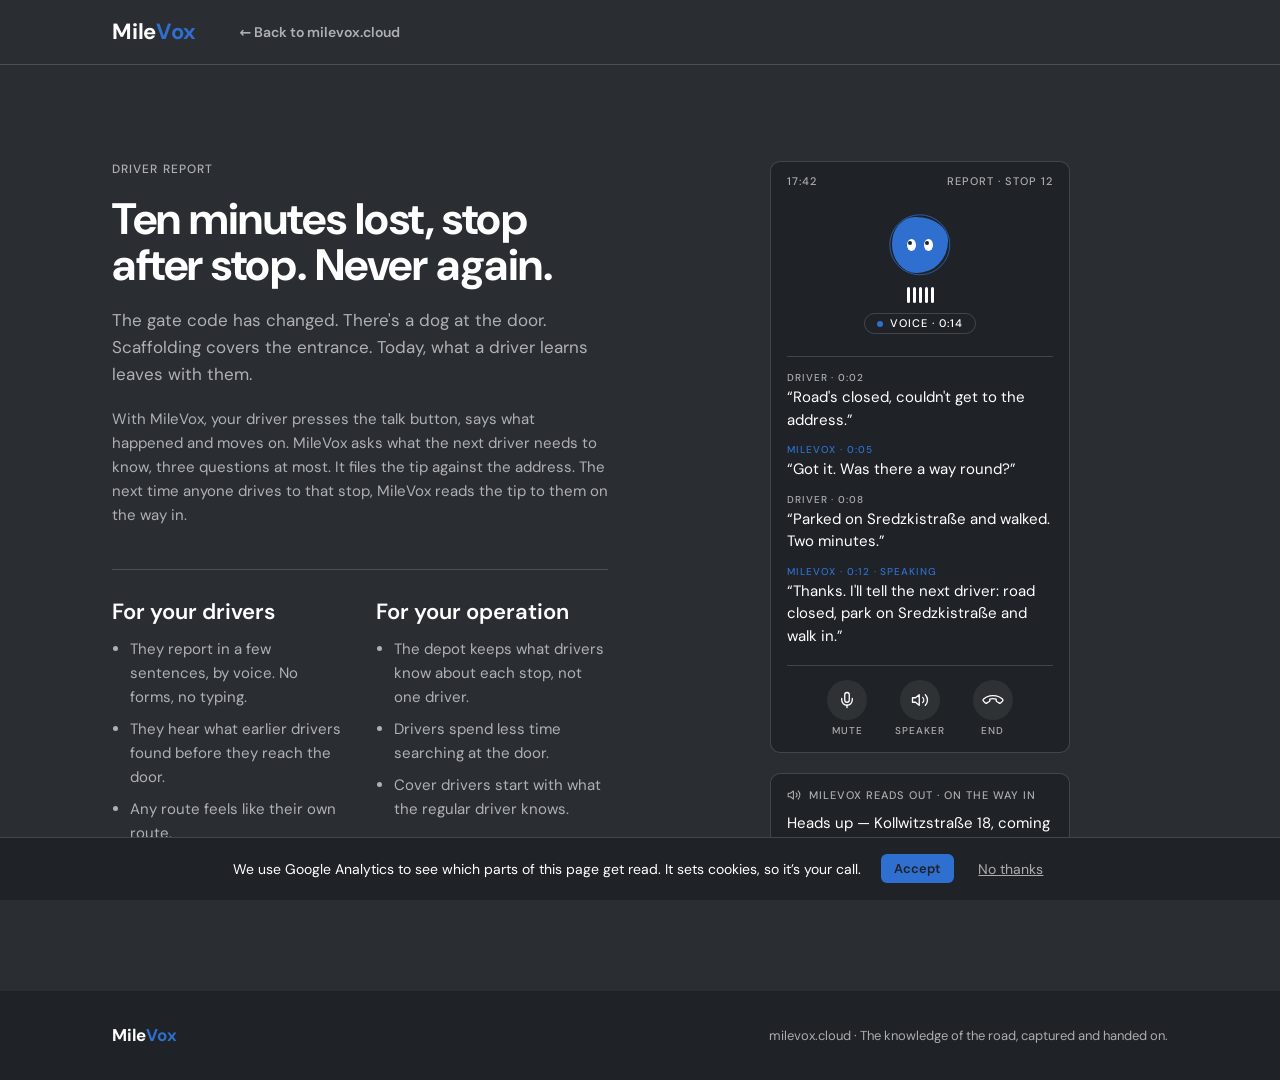
<file: driver-report.html>
<!DOCTYPE html>
<html lang="en">
<head>
<meta charset="UTF-8">
<meta name="viewport" content="width=device-width, initial-scale=1.0">
<title>MileVox — the driver report, in detail</title>
<meta name="description" content="The MileVox driver report in detail: what the driver says, what MileVox files against the address, and what the next driver hears on the way in.">
<link href="fonts/dm-sans.css" rel="stylesheet">
<style>
  /* ============ MileVox design system tokens (Coral · Ink Blue) ============ */
  :root{
    --ink-blue:#2A2E33;
    --ink-blue-deep:#1F2226;
    --coral:#2F6FD0;
    --coral-deep:#2559A8;      /* brand coral-on-light: large text, hover grounds */
    --coral-ink:#2559A8;       /* darkened one step: small coral text needs 4.5:1 on cream */
    --cream:#FAFAFA;
    --ink:#2A2E33;
    --oat:#FFFFFF;
    --ink-muted:#6B737C;   /* DS ships .62 = 4.1:1; .70 = 5.3:1 on cream */
    --oat-muted:rgba(250,250,250,.64);
    --line-on-light:rgba(42,46,51,.16);
    --line-on-dark:rgba(250,250,250,.16);
    --wash-on-light:rgba(42,46,51,.06);
    --wash-on-dark:rgba(250,250,250,.07);
    --font-display:'DM Sans',system-ui,-apple-system,sans-serif;
    --font-body:'DM Sans',system-ui,-apple-system,sans-serif;
    --radius-xs:3px;--radius-sm:6px;--radius-md:10px;--radius-pill:999px;
    --border-light:1px solid var(--line-on-light);
    --border-dark:1px solid var(--line-on-dark);
    --shadow-card:0 1px 2px rgba(42,46,51,.06),0 6px 20px rgba(42,46,51,.08);
    --ease:cubic-bezier(.2,.7,.3,1);
    --dur-fast:120ms;
    --focus:0 0 0 2px var(--cream),0 0 0 4px var(--coral);
    --focus-on-dark:0 0 0 2px var(--ink-blue),0 0 0 4px var(--coral);
    --container:1120px;
  }
  *{box-sizing:border-box}
  body{
    margin:0;background:var(--ink-blue);color:var(--ink);
    font:400 15px/1.6 var(--font-body);
    -webkit-font-smoothing:antialiased;
  }
  ::selection{background:var(--coral);color:var(--oat)}
  @media (prefers-reduced-motion: no-preference){ html{scroll-behavior:smooth} }
  :focus-visible{outline:none;box-shadow:var(--focus)}
  .on-dark :focus-visible,.on-deep :focus-visible{box-shadow:var(--focus-on-dark)}

  .wrap{max-width:var(--container);margin:0 auto;padding:0 32px}

  .kicker{
    font:500 12px/1.4 var(--font-display);letter-spacing:.09em;text-transform:uppercase;
  }
  .on-dark .kicker,.on-deep .kicker{color:var(--oat-muted)}
  .on-light .kicker{color:var(--ink-muted)}

  h1,h2{margin:0;font-family:var(--font-display);font-weight:700;letter-spacing:-0.01em;line-height:1.06;text-wrap:balance}
  h2{font-size:44px}
  h3{margin:0;font:600 22px/1.25 var(--font-display)}
  .lead{margin:0;font:400 17px/1.6 var(--font-body);text-wrap:pretty}
  .body-p{margin:0;font:400 15px/1.6 var(--font-body);text-wrap:pretty}
  .on-dark .lead,.on-dark .body-p{color:var(--oat-muted)}
  .on-light .lead,.on-light .body-p{color:var(--ink-muted)}
  @media (max-width:640px){ h2{font-size:34px} }

  /* ============ components (verbatim from the design-system bundle) ============ */
  .wordmark{font:700 22px/1 var(--font-display);letter-spacing:-0.01em;white-space:nowrap;text-decoration:none;color:var(--oat)}
  .wordmark b{font-weight:700;color:var(--coral)}
  .wordmark--sm{font-size:17px}

  .pv-btn{
    display:inline-flex;align-items:center;justify-content:center;gap:8px;
    border-radius:var(--radius-sm);font-family:var(--font-display);font-weight:600;
    letter-spacing:.01em;cursor:pointer;border:1px solid transparent;background:transparent;
    transition:background var(--dur-fast) var(--ease),color var(--dur-fast) var(--ease),
      border-color var(--dur-fast) var(--ease),transform var(--dur-fast) var(--ease);
    text-decoration:none;white-space:nowrap;
  }
  .pv-btn:focus-visible{outline:none;box-shadow:var(--focus)}
  .pv-btn[data-on="dark"]:focus-visible{box-shadow:var(--focus-on-dark)}
  .pv-btn:active{transform:translateY(1px)}
  .pv-btn[data-size="sm"]{font-size:13px;padding:5px 12px}
  .pv-btn[data-size="lg"]{font-size:15px;padding:11px 22px}
  .pv-btn[data-v="primary"]{background:var(--coral);color:var(--ink-blue-deep)}
  .pv-btn[data-v="primary"]:hover{background:var(--coral-deep);color:var(--oat)}
  .pv-btn[data-v="outline"]{border:var(--border-dark);color:var(--oat)}
  .pv-btn[data-v="outline"]:hover{border-color:var(--oat)}

  .pv-pill{
    display:inline-flex;align-items:center;padding:4px 12px;
    border:var(--border-light);border-radius:var(--radius-pill);
    font:500 11px/1 var(--font-display);letter-spacing:.09em;text-transform:uppercase;
    color:var(--ink-muted);
  }
  .pv-pill--coral{color:var(--coral-ink)}
  .on-dark .pv-pill{border:var(--border-dark)}
  .on-dark .pv-pill--coral{color:var(--coral)}
  /* cookie bar — Google Analytics loads only after Accept */
  .consent{
    position:fixed;left:0;right:0;bottom:0;z-index:60;
    display:flex;align-items:center;justify-content:center;gap:8px 20px;flex-wrap:wrap;
    padding:14px 16px;background:var(--ink-blue-deep);color:var(--oat);
    border-top:var(--border-dark);font-size:14px;text-align:center;
  }
  .consent p{margin:0}
  .consent__no{
    background:none;border:none;cursor:pointer;padding:6px 4px;
    font:inherit;color:var(--oat-muted);text-decoration:underline;
  }
  .consent__no:hover{color:var(--oat)}

  .pv-live{
    display:inline-flex;align-items:center;gap:7px;padding:4px 12px;
    border:var(--border-dark);border-radius:var(--radius-pill);
    font:500 11px/1 var(--font-display);letter-spacing:.09em;text-transform:uppercase;
    color:var(--oat);
  }
  .pv-live i{width:6px;height:6px;border-radius:999px;background:var(--coral);animation:pvLivePulse 2.4s var(--ease) infinite}

  /* MileVox — coral palette (design-system component, CSS rendition) */
  .otto{position:relative;width:64px;height:64px;display:flex;align-items:center;justify-content:center}
  .otto__ring{
    position:absolute;left:50%;top:50%;width:96%;height:96%;border-radius:50%;
    border:1.5px solid rgba(47,111,208,.55);transform:translate(-50%,-50%);
    animation:ottoRing 1.9s ease-out infinite;
  }
  .otto__ring--2{border-color:rgba(47,111,208,.3);animation-delay:.95s}
  .otto__blob{
    position:relative;width:86%;height:86%;background:var(--coral);
    border-radius:42% 58% 56% 44%/48% 42% 58% 52%;
    animation:ottoMorph 8s ease-in-out infinite;
    display:flex;align-items:center;justify-content:center;gap:14%;
  }
  .otto__eye{
    position:relative;width:17%;height:22%;border-radius:50%;background:var(--oat);display:block;
    animation:ottoBlink 3.6s ease-in-out infinite;transform-origin:center;
  }
  .otto__eye::after{
    content:"";position:absolute;left:16%;top:18%;width:43%;height:33%;border-radius:50%;background:var(--ink-blue-deep);
  }

  .skip-link{
    position:absolute;left:-9999px;top:0;z-index:100;
    background:var(--coral);color:var(--ink-blue-deep);padding:10px 16px;
    border-radius:0 0 var(--radius-sm) 0;font:600 14px/1 var(--font-display);text-decoration:none;
  }
  .skip-link:focus{left:0}

  /* ============ header ============ */
  .site-head{background:var(--ink-blue);border-bottom:var(--border-dark)}
  .site-head .wrap{display:flex;align-items:center;gap:28px;min-height:64px;flex-wrap:wrap;padding-top:8px;padding-bottom:8px}
  .site-nav{display:flex;gap:22px;margin-left:16px;flex-wrap:wrap}
  .site-nav a{font:600 14px/1 var(--font-display);color:var(--oat-muted);text-decoration:none}
  .site-nav a:hover{color:var(--oat)}
  .site-head .cta{margin-left:auto;display:flex}

  /* ============ hero ============ */
  .hero{position:relative;overflow:hidden;background:var(--ink-blue);color:var(--oat)}
  .hero .wrap{position:relative;padding-top:112px;padding-bottom:120px}
  .hero__route{position:absolute;inset:0;width:100%;height:100%}
  .hero__route .route-draw{stroke-dasharray:1600;stroke-dashoffset:1600;animation:pvDraw 2.4s var(--ease) .2s forwards}
  .hero__route .route-van{opacity:0;animation:pvFadeIn .2s var(--ease) .6s forwards}
  .hero__pin{position:absolute;opacity:0;animation:pvTip .2s var(--ease) forwards}
  .hero__pin--1{left:53.4%;top:68%;animation-delay:1.2s}
  .hero__pin--2{left:73%;top:36%;animation-delay:1.8s}
  .hero__pin--3{right:14.6%;top:16%;animation-delay:2.4s}
  .pin-chip{
    display:inline-block;background:var(--ink-blue-deep);border:var(--border-dark);
    border-radius:var(--radius-xs);padding:6px 10px;
    font:500 11px/1.4 var(--font-display);letter-spacing:.09em;text-transform:uppercase;
    color:var(--oat);white-space:nowrap;
  }
  .hero__copy{position:relative;display:grid;gap:24px;justify-items:start}
  .hero h1{max-width:620px;font-size:clamp(40px,5.2vw,60px);color:var(--oat)}
  .hero .lead{max-width:560px}
  .hero__ctas{display:flex;align-items:center;gap:24px;flex-wrap:wrap;margin-top:8px}
  .hero__link{font:600 15px/1 var(--font-display);color:var(--oat);text-decoration:none}
  .hero__link:hover{text-decoration:underline}
  @media (max-width:920px){
    .hero__pin{display:none}
    /* without the pins the bare route line just cuts through the copy */
    .hero__route{display:none}
  }
  /* compact rhythm on phones: tighter header, shorter section padding */
  @media (max-width:720px){
    .site-head .wrap{
      display:grid;grid-template-columns:1fr auto;align-items:center;
      gap:10px 16px;padding-top:12px;padding-bottom:14px;
    }
    /* the hero's own buttons are a thumb-length away — no CTA in the bar */
    .site-head .cta{display:none}
    /* nav on one tidy line; sideways scroll on very narrow phones */
    .site-nav{
      grid-row:2;grid-column:1 / -1;margin-left:0;gap:16px;
      flex-wrap:nowrap;overflow-x:auto;scrollbar-width:none;
      -webkit-overflow-scrolling:touch;padding-bottom:2px;
    }
    .site-nav::-webkit-scrollbar{display:none}
    .site-nav a{font-size:12px;white-space:nowrap}
    .hero .wrap{padding-top:64px;padding-bottom:72px}
    .sec .wrap{padding-top:64px;padding-bottom:64px}
  }
  @media (max-width:480px){
    .wrap{padding:0 20px}
  }

  /* ============ sections ============ */
  .on-dark{background:var(--ink-blue);color:var(--oat)}
  .on-deep{background:var(--ink-blue-deep);color:var(--oat)}
  .on-light{background:var(--cream);color:var(--ink)}
  .sec .wrap{padding-top:96px;padding-bottom:96px}
  .sec-head{display:grid;gap:18px;justify-items:start}
  .on-dark h2,.on-deep h2{color:var(--oat)}
  .on-light h2{color:var(--ink)}
  /* Single-column parent grids need a definite track, or their auto-fit
     children count tracks against max-content and overflow small screens. */
  .intro .wrap,.demo .wrap{grid-template-columns:minmax(0,1fr)}

  /* intro: the core loop in three steps */
  .intro .wrap{display:grid;gap:48px}
  .intro h2{max-width:720px}
  .intro .lead{max-width:560px}
  .loop{display:grid;grid-template-columns:repeat(auto-fit,minmax(220px,1fr));gap:32px}
  .loop__step{display:grid;gap:10px;grid-template-rows:auto auto 1fr auto;border-top:2px solid var(--ink-blue);padding-top:18px}
  /* steps share row heights, so the example strips start on the same line
     (the rule above is the fallback: bottom-aligned examples) */
  @supports (grid-template-rows:subgrid){
    .loop__step{grid-template-rows:subgrid;grid-row:span 4}
  }
  .loop__num{font:700 15px/1 var(--font-display);color:var(--coral-ink);font-variant-numeric:tabular-nums}
  .loop__step h3{font-size:18px}
  .loop__step p{margin:0;color:var(--ink-muted)}
  .loop__ex{margin-top:4px;padding-top:12px;border-top:var(--border-light);display:grid;gap:6px;font-size:13.5px;color:var(--ink)}
  .loop__ex b{font:500 11px/1 var(--font-display);letter-spacing:.09em;text-transform:uppercase;color:var(--coral-ink)}
  .loop__ex--tip span{display:flex;gap:10px}
  .loop__ex--tip i{font-style:normal;flex:0 0 76px;color:var(--ink-muted)}

  /* what else MileVox can do — compact cards for the next use cases */
  .more .wrap{display:grid;gap:48px;grid-template-columns:minmax(0,1fr)}
  .more h2{max-width:720px}
  .more .lead{max-width:620px}
  .more-grid{display:grid;grid-template-columns:repeat(auto-fit,minmax(260px,1fr));gap:24px}
  .more-card{
    display:grid;gap:12px;align-content:start;background:var(--oat);
    border:var(--border-light);border-radius:var(--radius-md);
    box-shadow:var(--shadow-card);padding:24px;
  }
  .more-card h3{font-size:20px}
  .more-card p{margin:0;color:var(--ink-muted)}
  .more-card .says{margin-top:4px;padding-top:14px;border-top:var(--border-light);font-size:14px;color:var(--ink)}
  .more-card .says b{
    display:block;margin-bottom:6px;
    font:500 11px/1 var(--font-display);letter-spacing:.09em;text-transform:uppercase;color:var(--coral-ink);
  }

  /* try MileVox — one ElevenLabs agent per use case, mounted on demand */
  .try .wrap{display:grid;gap:32px;grid-template-columns:minmax(0,1fr)}
  .try__btns{display:flex;gap:12px;flex-wrap:wrap}
  .try-btn{
    font:600 14px/1 var(--font-display);letter-spacing:.01em;cursor:pointer;
    padding:10px 18px;border-radius:var(--radius-sm);
    background:transparent;color:var(--oat);border:var(--border-dark);
    transition:border-color var(--dur-fast) var(--ease),
      color var(--dur-fast) var(--ease),background var(--dur-fast) var(--ease);
  }
  .try-btn:hover{border-color:var(--oat)}
  .try-btn[aria-pressed="true"]{background:var(--coral);border-color:var(--coral);color:var(--ink-blue-deep)}
  .try__note{margin:0;color:var(--oat-muted);font-size:14px;min-height:22px}
  /* demo-intro overlay: sets the scene before MileVox mounts */
  .demo-modal{position:fixed;inset:0;z-index:2147483646;display:flex;align-items:center;justify-content:center;padding:20px}
  .demo-modal[hidden]{display:none}
  .demo-modal__back{position:absolute;inset:0;background:rgba(31,34,38,.6)}
  .demo-modal__card{
    position:relative;max-width:460px;width:100%;
    border-radius:var(--radius-md);padding:28px;display:grid;gap:14px;
    border:var(--border-light);box-shadow:0 10px 40px rgba(31,34,38,.45);
  }
  .demo-modal__card h3{font-size:24px}
  .demo-modal__scene{margin:0;color:var(--ink-muted)}
  .demo-modal__steps{margin:0;padding-left:20px;display:grid;gap:8px}
  .demo-modal__row{display:flex;align-items:center;gap:18px;margin-top:4px}
  .demo-modal__later{
    background:none;border:none;cursor:pointer;padding:6px 2px;
    font:inherit;color:var(--ink-muted);text-decoration:underline;
  }
  .demo-modal__later:hover{color:var(--ink)}
  .demo-modal__fine{margin:0;font-size:12.5px;color:var(--ink-muted)}

  /* floating controls while MileVox is open (instructions + close) — the
     widget itself has neither. JS pins them above its top-right corner. */
  .otto-ctl{position:fixed;bottom:96px;right:14px;z-index:2147483647;display:flex;gap:8px}
  .otto-pill{
    display:flex;align-items:center;gap:8px;cursor:pointer;
    background:#fff;color:var(--ink);
    border:1px solid rgba(42,46,51,.2);border-radius:var(--radius-pill);padding:8px 16px;
    font:600 13px/1 var(--font-display);box-shadow:var(--shadow-card);
  }
  .otto-pill:hover{border-color:var(--ink)}

  /* use-case sections */
  .uc .wrap{display:grid;grid-template-columns:repeat(auto-fit,minmax(300px,1fr));gap:64px;align-items:start}
  .uc__copy{display:grid;gap:18px;justify-items:start}
  .uc__copy .lead,.uc__copy .body-p{max-width:520px}
  .uc__kick{display:flex;align-items:center;gap:12px;flex-wrap:wrap}
  .uc__cols{
    display:grid;grid-template-columns:repeat(auto-fit,minmax(220px,1fr));gap:32px;
    width:100%;margin-top:24px;padding-top:28px;
  }
  .on-dark .uc__cols{border-top:var(--border-dark)}
  .on-light .uc__cols{border-top:var(--border-light)}
  .uc__col{display:grid;gap:12px;align-content:start}
  .uc__col ul{margin:0;padding-left:18px;display:grid;gap:8px;font:400 15px/1.6 var(--font-body)}
  .on-dark .uc__col ul{color:var(--oat-muted)}
  .on-light .uc__col ul{color:var(--ink-muted)}
  .uc__media{display:grid;gap:20px;justify-items:center;align-content:start}

  /* phone frame — the product is the picture */
  .phone{
    width:300px;max-width:100%;background:var(--ink-blue-deep);
    border:var(--border-dark);border-radius:var(--radius-md);
    padding:14px 16px 16px;display:grid;gap:18px;color:var(--oat);
  }
  .on-light .phone{border:var(--border-light);box-shadow:var(--shadow-card)}
  .phone__bar{display:flex;justify-content:space-between;font:500 11px/1 var(--font-display);letter-spacing:.09em;text-transform:uppercase;color:var(--oat-muted)}
  .phone__stage{display:grid;justify-items:center;gap:10px;padding:8px 0 4px;text-align:center}
  .phone__who{font:600 16px/1.3 var(--font-display);color:var(--oat)}
  .phone__sub{font:400 14px/1.4 var(--font-body);color:var(--oat-muted)}
  .wave{display:inline-flex;align-items:center;gap:3px;height:16px}
  .wave i{width:3px;height:16px;border-radius:999px;background:var(--oat);animation:pvWave 1.1s var(--ease) infinite}
  .wave i:nth-child(2){animation-delay:.15s}
  .wave i:nth-child(3){animation-delay:.3s}
  .wave i:nth-child(4){animation-delay:.45s}
  .wave i:nth-child(5){animation-delay:.6s}
  .transcript{display:grid;gap:14px;border-top:var(--border-dark);padding-top:16px}
  .turn{display:grid;gap:3px}
  .turn span{font:500 10px/1 var(--font-display);letter-spacing:.09em;text-transform:uppercase;color:var(--oat-muted)}
  .turn--otto span{color:var(--coral)}
  .turn p{margin:0;font:400 15px/1.5 var(--font-body);color:var(--oat)}
  .controls{display:flex;justify-content:center;gap:28px;border-top:var(--border-dark);padding-top:14px}
  .ctrl{display:grid;justify-items:center;gap:6px;font:500 10px/1 var(--font-display);letter-spacing:.09em;text-transform:uppercase;color:var(--oat-muted)}
  .ctrl i{width:40px;height:40px;border-radius:999px;background:var(--wash-on-dark);display:inline-flex;align-items:center;justify-content:center;color:var(--oat);font-style:normal}
  .readout{
    width:300px;max-width:100%;background:var(--ink-blue-deep);
    border:var(--border-dark);border-radius:var(--radius-md);
    padding:14px 16px;display:grid;gap:10px;color:var(--oat);
  }
  .readout__kick{display:flex;align-items:center;gap:8px;font:500 11px/1 var(--font-display);letter-spacing:.09em;text-transform:uppercase;color:var(--oat-muted)}
  .readout p{margin:0;font:400 15px/1.5 var(--font-body);color:var(--oat)}

  /* demo video (kept from the live site; not in the design board) */
  .demo .wrap{display:grid;gap:40px}
  .demo__frame{
    position:relative;max-width:880px;width:100%;justify-self:center;aspect-ratio:16/9;
    border:var(--border-dark);border-radius:var(--radius-md);overflow:hidden;background:var(--ink-blue);
  }
  .demo__frame iframe{position:absolute;inset:0;width:100%;height:100%;border:0}

  /* driver's side + close */
  .statement .wrap{display:grid;gap:18px;justify-items:start}
  .statement .lead{max-width:620px}
  .close .wrap{padding-bottom:112px;display:grid;gap:18px;justify-items:start}
  .close h2{max-width:760px}
  .close .lead{max-width:560px}
  .close ul{margin:0;padding-left:18px;display:grid;gap:8px;font:400 15px/1.6 var(--font-body);color:var(--ink-muted)}
  .close .cta{margin-top:14px}

  /* footer */
  .site-foot{background:var(--ink-blue-deep);padding:36px 0}
  .site-foot .wrap{display:flex;align-items:center;justify-content:space-between;gap:16px;flex-wrap:wrap}
  .site-foot span{font:400 13px/1 var(--font-body);color:var(--oat-muted)}

  /* ============ motion ============ */
  @keyframes pvDraw{to{stroke-dashoffset:0}}
  @keyframes pvFadeIn{to{opacity:1}}
  @keyframes pvTip{from{opacity:0;transform:translateY(6px)}to{opacity:1;transform:none}}
  @keyframes pvWave{0%,100%{transform:scaleY(.25)}50%{transform:scaleY(1)}}
  @keyframes pvLivePulse{0%,100%{opacity:1}50%{opacity:.35}}
  @keyframes ottoMorph{0%,100%{border-radius:42% 58% 56% 44%/48% 42% 58% 52%}33%{border-radius:58% 42% 44% 56%/56% 58% 42% 44%}66%{border-radius:46% 54% 62% 38%/40% 56% 44% 60%}}
  @keyframes ottoBlink{0%,92%,100%{transform:scaleY(1)}96%{transform:scaleY(.1)}}
  @keyframes ottoRing{0%{transform:translate(-50%,-50%) scale(.55);opacity:.7}100%{transform:translate(-50%,-50%) scale(1.7);opacity:0}}
  @media (prefers-reduced-motion: reduce){
    .hero__route .route-draw{animation:none;stroke-dashoffset:0}
    .hero__route .route-van{animation:none;opacity:1}
    .hero__pin{animation:none;opacity:1}
    .wave i,.otto__blob,.otto__eye,.pv-live i{animation:none}
    .otto__ring{display:none}
  }
</style>
</head>
<body>

<a class="skip-link" href="#main">Skip to content</a>

<header class="site-head">
  <div class="wrap">
    <a class="wordmark" href="/">Mile<b>Vox</b></a>
    <nav class="site-nav" aria-label="Site">
      <a href="/">← Back to milevox.cloud</a>
    </nav>
  </div>
</header>

<main id="main">

<!-- ======================= DRIVER REPORT (the product) ======================= -->
<section class="sec on-dark uc" id="report">
  <div class="wrap">
    <div class="uc__copy">
      <span class="kicker">Driver report</span>
      <h2>Ten minutes lost, stop after stop. Never again.</h2>
      <p class="lead">The gate code has changed. There's a dog at the door. Scaffolding covers the entrance. Today, what a driver learns leaves with them.</p>
      <p class="body-p">With MileVox, your driver presses the talk button, says what happened and moves on. MileVox asks what the next driver needs to know, three questions at most. It files the tip against the address. The next time anyone drives to that stop, MileVox reads the tip to them on the way in.</p>
      <div class="uc__cols">
        <div class="uc__col">
          <h3>For your drivers</h3>
          <ul>
            <li>They report in a few sentences, by voice. No forms, no typing.</li>
            <li>They hear what earlier drivers found before they reach the door.</li>
            <li>Any route feels like their own route.</li>
          </ul>
        </div>
        <div class="uc__col">
          <h3>For your operation</h3>
          <ul>
            <li>The depot keeps what drivers know about each stop, not one driver.</li>
            <li>Drivers spend less time searching at the door.</li>
            <li>Cover drivers start with what the regular driver knows.</li>
          </ul>
        </div>
      </div>
    </div>
    <div class="uc__media" aria-hidden="true">
      <div class="phone">
        <div class="phone__bar"><span>17:42</span><span>Report · stop 12</span></div>
        <div class="phone__stage">
          <span class="otto"><span class="otto__ring"></span><span class="otto__ring otto__ring--2"></span><span class="otto__blob"><span class="otto__eye"></span><span class="otto__eye"></span></span></span>
          <span class="wave"><i></i><i></i><i></i><i></i><i></i></span>
          <span class="pv-live"><i></i>Voice · 0:14</span>
        </div>
        <div class="transcript">
          <div class="turn"><span>Driver · 0:02</span><p>“Road's closed, couldn't get to the address.”</p></div>
          <div class="turn turn--otto"><span>MileVox · 0:05</span><p>“Got it. Was there a way round?”</p></div>
          <div class="turn"><span>Driver · 0:08</span><p>“Parked on Sredzkistraße and walked. Two minutes.”</p></div>
          <div class="turn turn--otto"><span>MileVox · 0:12 · speaking</span><p>“Thanks. I'll tell the next driver: road closed, park on Sredzkistraße and walk in.”</p></div>
        </div>
        <div class="controls">
          <span class="ctrl"><i><svg width="18" height="18" viewBox="0 0 24 24" fill="none" stroke="currentColor" stroke-width="1.75" stroke-linecap="round" stroke-linejoin="round"><path d="M12 2a3 3 0 0 0-3 3v7a3 3 0 0 0 6 0V5a3 3 0 0 0-3-3Z"/><path d="M19 10v2a7 7 0 0 1-14 0v-2"/><line x1="12" x2="12" y1="19" y2="22"/></svg></i>Mute</span>
          <span class="ctrl"><i><svg width="18" height="18" viewBox="0 0 24 24" fill="none" stroke="currentColor" stroke-width="1.75" stroke-linecap="round" stroke-linejoin="round"><polygon points="11 5 6 9 2 9 2 15 6 15 11 19 11 5"/><path d="M15.54 8.46a5 5 0 0 1 0 7.07"/><path d="M19.07 4.93a10 10 0 0 1 0 14.14"/></svg></i>Speaker</span>
          <span class="ctrl"><i><svg width="18" height="18" viewBox="0 0 24 24" fill="none" stroke="currentColor" stroke-width="1.75" stroke-linecap="round" stroke-linejoin="round" style="transform:rotate(135deg)"><path d="M22 16.92v3a2 2 0 0 1-2.18 2 19.79 19.79 0 0 1-8.63-3.07 19.5 19.5 0 0 1-6-6 19.79 19.79 0 0 1-3.07-8.67A2 2 0 0 1 4.11 2h3a2 2 0 0 1 2 1.72c.127.96.361 1.903.7 2.81a2 2 0 0 1-.45 2.11L8.09 9.91a16 16 0 0 0 6 6l1.27-1.27a2 2 0 0 1 2.11-.45c.907.339 1.85.573 2.81.7A2 2 0 0 1 22 16.92z"/></svg></i>End</span>
        </div>
      </div>
      <div class="readout">
        <div class="readout__kick"><svg width="14" height="14" viewBox="0 0 24 24" fill="none" stroke="currentColor" stroke-width="1.75" stroke-linecap="round" stroke-linejoin="round"><polygon points="11 5 6 9 2 9 2 15 6 15 11 19 11 5"/><path d="M15.54 8.46a5 5 0 0 1 0 7.07"/><path d="M19.07 4.93a10 10 0 0 1 0 14.14"/></svg>MileVox reads out · on the way in</div>
        <p>Heads up — Kollwitzstraße 18, coming up. A driver reported: road closed, park on Sredzkistraße.</p>
      </div>
    </div>
  </div>
</section>

</main>

<script>
  // Google Analytics (G-53R087K5V2), loaded only once the visitor accepts
  // the cookie bar: it sets cookies, so EU visitors have to opt in first.
  // The choice is remembered in localStorage.
  (function(){
    var GA_ID = 'G-53R087K5V2';
    if (!GA_ID) return; // the preview build blanks the id

    function loadGA(){
      window.dataLayer = window.dataLayer || [];
      window.gtag = function(){ dataLayer.push(arguments); };
      gtag('js', new Date());
      gtag('config', GA_ID);
      var s = document.createElement('script');
      s.async = true;
      s.src = 'https://www.googletagmanager.com/gtag/js?id=' + GA_ID;
      document.head.appendChild(s);
    }

    var choice = null;
    try { choice = localStorage.getItem('pv-consent'); } catch (e) {}
    if (choice === 'yes') return loadGA();
    if (choice === 'no') return;

    var bar = document.createElement('div');
    bar.className = 'consent';
    bar.setAttribute('role', 'region');
    bar.setAttribute('aria-label', 'Cookie choice');
    bar.innerHTML =
      '<p>We use Google Analytics to see which parts of this page get read. It sets cookies, so it\u2019s your call.</p>' +
      '<button class="pv-btn" data-v="primary" data-size="sm" data-on="dark" type="button" data-c="yes">Accept</button>' +
      '<button class="consent__no" type="button" data-c="no">No thanks</button>';
    bar.addEventListener('click', function(e){
      var b = e.target.closest('button[data-c]');
      if (!b) return;
      var v = b.getAttribute('data-c');
      try { localStorage.setItem('pv-consent', v); } catch (e2) {}
      bar.remove();
      if (v === 'yes') loadGA();
    });
    document.body.appendChild(bar);
  })();
</script>

<footer class="site-foot on-deep">
  <div class="wrap">
    <a class="wordmark wordmark--sm" href="#top">Mile<b>Vox</b></a>
    <span>milevox.cloud · The knowledge of the road, captured and handed on.</span>
  </div>
</footer>

</body>
</html>
</file>
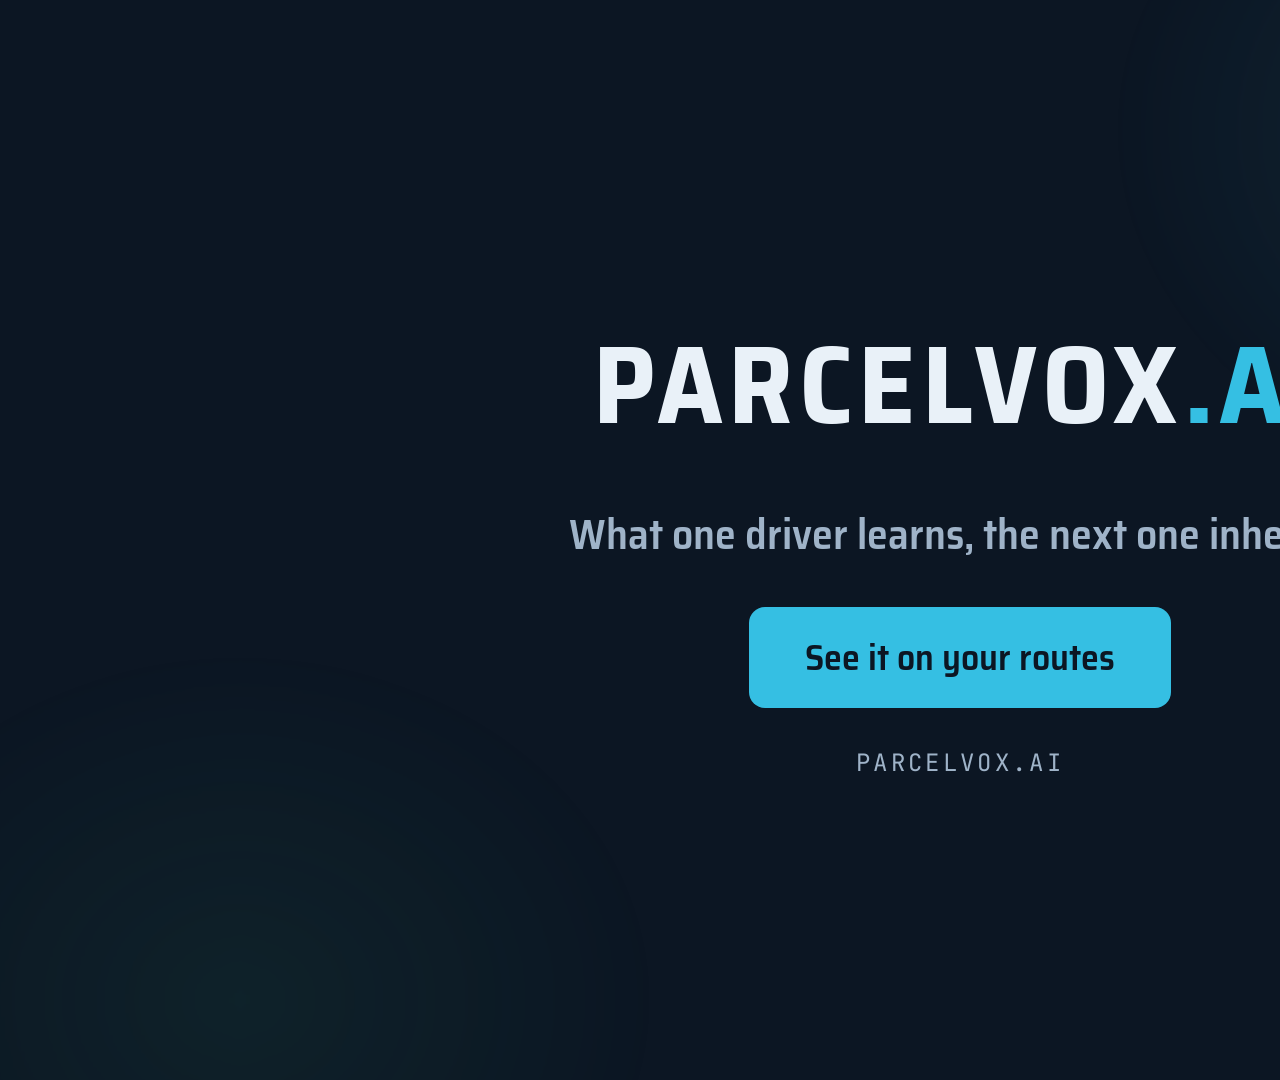
<file: video/source/demo.html>
<!DOCTYPE html>
<html lang="en">
<head>
<meta charset="UTF-8">
<title>ParcelVox — demo video source</title>
<link rel="stylesheet" href="fonts.css">
<style>
  /*
    Animation source for the ParcelVox demo marketing video.
    Fixed 1920×1080 stage. Every animation is a CSS keyframe animation with an
    absolute delay on one global 47.5s timeline, so the whole video can be paused
    and seeked frame-by-frame via document.getAnimations() (see render.cjs).
  */
  :root{
    --navy-900:#0C1623;
    --navy-800:#16283C;
    --cyan:#35BFE3;
    --cyan-soft:#7FD6EA;
    --yellow:#FFCC00;
    --green:#2BB37E;
    --green-soft:#7FE6BE;
    --dark-text:#E9F1F8;
    --dark-muted:#9FB3C8;
    --dark-line:rgba(127,214,234,.16);
    --card-dark:rgba(22,40,60,.72);
    --radius:18px;
  }
  *{margin:0;padding:0;box-sizing:border-box}
  html,body{width:1920px;height:1080px;overflow:hidden;background:var(--navy-900)}
  body{
    font-family:'Saira',sans-serif;color:var(--dark-text);line-height:1.6;
    -webkit-font-smoothing:antialiased;
  }
  #stage{position:relative;width:1920px;height:1080px;overflow:hidden}

  /* ---------- ambient background ---------- */
  .glow{position:absolute;border-radius:50%;filter:blur(10px);pointer-events:none}
  .glow--a{
    width:1400px;height:1100px;right:-380px;top:-420px;
    background:radial-gradient(closest-side, rgba(53,191,227,.11), transparent 70%);
    animation:driftA 22s ease-in-out infinite alternate;
  }
  .glow--b{
    width:1200px;height:1000px;left:-360px;bottom:-420px;
    background:radial-gradient(closest-side, rgba(43,179,126,.08), transparent 70%);
    animation:driftB 26s ease-in-out infinite alternate;
  }
  @keyframes driftA{from{transform:translate(0,0) scale(1)}to{transform:translate(-90px,60px) scale(1.08)}}
  @keyframes driftB{from{transform:translate(0,0) scale(1)}to{transform:translate(70px,-50px) scale(1.06)}}

  /* ---------- scene plumbing ---------- */
  .scene{
    position:absolute;inset:0;
    animation:sceneIn .45s ease-out both;animation-delay:var(--in);
  }
  .scene__exit{
    position:absolute;inset:0;display:flex;align-items:center;justify-content:center;
    animation:sceneOut .4s ease-in both;animation-delay:var(--out);
  }
  .scene--hold .scene__exit{animation:none}
  @keyframes sceneIn{from{opacity:0}to{opacity:1}}
  @keyframes sceneOut{from{opacity:1}to{opacity:0}}

  /* element entrance: fade + rise, absolute delay via --d */
  .rise{animation:riseIn .55s cubic-bezier(.16,.7,.25,1) both;animation-delay:var(--d)}
  @keyframes riseIn{
    from{opacity:0;transform:translateY(34px)}
    to{opacity:1;transform:translateY(0)}
  }

  /* word-by-word reveal: base delay --wb + index --i, pace --ws
     (250/270ms in the voiced scenes so captions track the spoken lines) */
  .w{
    display:inline-block;
    animation:wordIn .38s cubic-bezier(.2,.7,.3,1) both;
    animation-delay:calc(var(--wb) + var(--i) * var(--ws, 110ms));
  }
  @keyframes wordIn{
    from{opacity:0;transform:translateY(14px);filter:blur(7px)}
    to{opacity:1;transform:translateY(0);filter:blur(0)}
  }

  /* ---------- shared typography ---------- */
  .eyebrow{
    font-family:'JetBrains Mono',monospace;font-size:23px;letter-spacing:.16em;
    text-transform:uppercase;color:var(--cyan);display:block;
  }
  h1,h2{font-family:'Saira Semi Condensed',sans-serif;line-height:1.1;font-weight:700}
  .center{display:flex;flex-direction:column;align-items:center;text-align:center;gap:28px;max-width:1360px}
  .col{display:flex;flex-direction:column;align-items:center;gap:34px;width:1000px}

  .wordmark{font-family:'Saira Semi Condensed',sans-serif;font-weight:700;letter-spacing:.05em}
  .wordmark span{color:var(--cyan)}

  /* persistent corner brand */
  .corner{
    position:absolute;left:64px;top:52px;font-size:30px;opacity:0;
    animation:cornerIn .5s ease both 5600ms, cornerOut .5s ease both 42500ms;
  }
  @keyframes cornerIn{from{opacity:0}to{opacity:.85}}
  @keyframes cornerOut{from{opacity:.85}to{opacity:0}}

  /* ---------- cards / chips (site language) ---------- */
  .tip-card{
    width:100%;background:var(--card-dark);border:1px solid var(--dark-line);
    border-left:5px solid var(--cyan);border-radius:var(--radius);
    padding:44px 52px;text-align:left;backdrop-filter:blur(4px);
  }
  .tip-card--check{border-left-color:var(--yellow)}
  .tip-card--inherit{border-left-color:var(--green)}
  .tip-card__meta{
    font-family:'JetBrains Mono',monospace;font-size:20px;letter-spacing:.11em;
    text-transform:uppercase;color:var(--dark-muted);margin-bottom:26px;
  }
  .tip-card__body{font-size:36px;line-height:1.45}
  .tip-card__body em{font-style:normal;color:var(--cyan-soft)}
  .tip-card--inherit .tip-card__body em{color:var(--green-soft)}

  .step-tag{
    font-family:'JetBrains Mono',monospace;font-size:22px;letter-spacing:.14em;
    text-transform:uppercase;padding:12px 26px;border-radius:999px;border:1.5px solid;
  }
  .step-tag--capture{color:var(--cyan);border-color:rgba(53,191,227,.45)}
  .step-tag--check{color:var(--yellow);border-color:rgba(255,204,0,.4)}
  .step-tag--inherit{color:#6FDDB2;border-color:rgba(43,179,126,.45)}

  .chip{
    display:inline-block;font-family:'JetBrains Mono',monospace;font-size:19px;
    letter-spacing:.09em;text-transform:uppercase;padding:10px 22px;border-radius:999px;
    border:1.5px solid var(--dark-line);color:var(--dark-muted);white-space:nowrap;
  }
  .chip--approve{border-color:rgba(255,204,0,.45);color:var(--yellow)}
  .chip--live{border-color:rgba(43,179,126,.5);color:#6FDDB2}

  /* ---------- scene 1 · title ---------- */
  #s1 .wordmark{font-size:132px}
  #s1 .tagline{
    font-family:'Saira Semi Condensed',sans-serif;font-weight:600;font-size:44px;
    color:var(--dark-muted);max-width:1100px;
  }

  /* ---------- scene 2 · problem ---------- */
  #s2 .center{max-width:1640px}
  #s2 h2{font-size:88px}
  #s2 h2 span{white-space:nowrap}
  #s2 h2 .alt{color:var(--cyan-soft)}
  #s2 .frictions{
    display:flex;gap:22px;margin-top:26px;
  }
  .friction{
    font-family:'JetBrains Mono',monospace;font-size:21px;letter-spacing:.08em;
    text-transform:uppercase;color:var(--dark-muted);
    border:1.5px solid var(--dark-line);border-radius:12px;padding:14px 26px;
  }
  #s2 .kicker{
    font-family:'Saira Semi Condensed',sans-serif;font-weight:600;font-size:40px;
    color:var(--dark-text);margin-top:14px;
  }
  #s2 .kicker b{color:var(--cyan-soft);font-weight:600}

  /* ---------- voice waveform ---------- */
  .wave{display:flex;gap:9px;align-items:center;height:76px}
  .wave i{
    width:9px;border-radius:5px;background:var(--cyan);height:var(--h);
    animation:bar .8s ease-in-out infinite alternate;
    animation-delay:calc(var(--p) * -.19s);
  }
  .wave--play i{background:var(--green)}
  @keyframes bar{from{transform:scaleY(.22)}to{transform:scaleY(1)}}

  .cardrow{display:flex;gap:34px;align-items:center;margin-bottom:30px}
  .micdot{
    width:76px;height:76px;border-radius:50%;flex:none;
    display:flex;align-items:center;justify-content:center;
    border:2px solid rgba(53,191,227,.5);
    animation:pulse 1.6s ease-out infinite;
  }
  .micdot--green{border-color:rgba(43,179,126,.55);animation-name:pulseGreen}
  @keyframes pulse{
    0%{box-shadow:0 0 0 0 rgba(53,191,227,.35)}
    100%{box-shadow:0 0 0 26px rgba(53,191,227,0)}
  }
  @keyframes pulseGreen{
    0%{box-shadow:0 0 0 0 rgba(43,179,126,.35)}
    100%{box-shadow:0 0 0 26px rgba(43,179,126,0)}
  }

  /* ---------- scene 4 · structured rows ---------- */
  .rows{display:flex;flex-direction:column;gap:18px;margin-bottom:34px}
  .row{
    display:flex;align-items:baseline;gap:30px;
    border:1px solid var(--dark-line);border-radius:12px;padding:18px 28px;
    background:rgba(12,22,35,.45);
  }
  .row dt{
    font-family:'JetBrains Mono',monospace;font-size:19px;letter-spacing:.12em;
    text-transform:uppercase;color:var(--dark-muted);width:150px;flex:none;
  }
  .row dd{font-size:30px;color:var(--dark-text)}
  .row dd b{color:var(--cyan-soft);font-weight:500}
  .approve-row{display:flex;gap:20px;align-items:center}
  .mini-btn{
    font-family:'Saira Semi Condensed',sans-serif;font-weight:600;font-size:28px;
    padding:14px 40px;border-radius:14px;border:1.5px solid var(--dark-line);
    background:transparent;color:var(--dark-muted);
  }
  .mini-btn--yes{
    background:var(--yellow);border-color:var(--yellow);color:var(--navy-900);
    animation:riseIn .55s cubic-bezier(.16,.7,.25,1) both, press .34s ease-in-out both;
    animation-delay:var(--d), 24450ms;
  }
  @keyframes press{
    0%{transform:scale(1)}
    45%{transform:scale(.93)}
    100%{transform:scale(1)}
  }
  .verdict{display:flex;gap:16px;margin-left:20px;align-items:center}
  .verdict .chip{font-size:18px;padding:9px 20px}
  #s4 .col{width:1150px}

  /* ---------- scene 5 · inherit ---------- */
  .stopline{
    font-family:'JetBrains Mono',monospace;font-size:23px;letter-spacing:.13em;
    text-transform:uppercase;color:var(--dark-muted);
    display:flex;align-items:center;gap:18px;
  }
  .pin{
    width:16px;height:16px;border-radius:50%;background:var(--green);flex:none;
    animation:pulseGreen 1.6s ease-out infinite;
  }

  /* ---------- scene 6 · benefits ---------- */
  .benefits{display:flex;flex-direction:column;gap:44px;text-align:left}
  .benefit{
    display:flex;align-items:center;gap:30px;
    font-family:'Saira Semi Condensed',sans-serif;font-weight:600;font-size:62px;line-height:1.15;
  }
  .benefit .tick{
    width:22px;height:22px;border-radius:6px;flex:none;transform:rotate(45deg);
  }
  .benefit--a .tick{background:var(--cyan)}
  .benefit--b .tick{background:var(--yellow)}
  .benefit--c .tick{background:var(--green)}
  .benefit small{
    display:block;font-family:'Saira',sans-serif;font-weight:400;font-size:27px;
    color:var(--dark-muted);margin-top:6px;
  }

  /* ---------- scene 7 · CTA ---------- */
  #s7 .wordmark{font-size:110px}
  #s7 .tagline{
    font-family:'Saira Semi Condensed',sans-serif;font-weight:600;font-size:42px;
    color:var(--dark-muted);
  }
  .btn{
    display:inline-block;font-family:'Saira Semi Condensed',sans-serif;font-weight:600;
    font-size:36px;padding:22px 56px;border-radius:16px;
    background:var(--cyan);color:var(--navy-900);margin-top:10px;
  }
  #s7 .url{
    font-family:'JetBrains Mono',monospace;font-size:24px;letter-spacing:.14em;
    text-transform:uppercase;color:var(--dark-muted);margin-top:8px;
  }
</style>
</head>
<body>
<div id="stage">
  <div class="glow glow--a"></div>
  <div class="glow glow--b"></div>

  <div class="corner wordmark">PARCELVOX<span>.AI</span></div>

  <!-- ============ scene 1 · title (0.0 – 4.0s) ============ -->
  <section class="scene" id="s1" style="--in:0ms;--out:4600ms">
    <div class="scene__exit" style="--out:4600ms">
      <div class="center">
        <span class="eyebrow rise" style="--d:400ms">The intelligence layer for last-mile delivery</span>
        <div class="wordmark rise" style="--d:800ms">PARCELVOX<span>.AI</span></div>
        <p class="tagline rise" style="--d:1600ms">What one driver learns about a route,<br>the next one inherits.</p>
      </div>
    </div>
  </section>

  <!-- ============ scene 2 · problem (4.0 – 9.0s) ============ -->
  <section class="scene" id="s2" style="--in:5000ms">
    <div class="scene__exit" style="--out:11600ms">
      <div class="center">
        <span class="eyebrow rise" style="--d:5300ms">The problem</span>
        <h2>
          <span class="rise" style="--d:5550ms;display:block">The best route data isn’t in your system.</span>
          <span class="rise alt" style="--d:6450ms;display:block">It’s in your drivers’ heads.</span>
        </h2>
        <div class="frictions">
          <span class="friction rise" style="--d:7350ms">Broken bell</span>
          <span class="friction rise" style="--d:7600ms">Unknown gate code</span>
          <span class="friction rise" style="--d:7850ms">Blocked dock</span>
          <span class="friction rise" style="--d:8100ms">Nowhere to park</span>
        </div>
        <p class="kicker rise" style="--d:8600ms">Captured <b>nowhere</b> — relearned on every shift.</p>
      </div>
    </div>
  </section>

  <!-- ============ scene 3 · capture (9.0 – 15.5s) ============ -->
  <section class="scene" id="s3" style="--in:12000ms">
    <div class="scene__exit" style="--out:19400ms">
      <div class="col">
        <span class="step-tag step-tag--capture rise" style="--d:12300ms">01 · Capture — the driver says it</span>
        <div class="tip-card rise" style="--d:12800ms">
          <div class="tip-card__meta rise" style="--d:13100ms">Driver · Route 7 · Stop 24 · 07:42</div>
          <div class="cardrow rise" style="--d:13250ms">
            <div class="micdot">
              <svg width="34" height="34" viewBox="0 0 24 24" fill="none" stroke="#35BFE3" stroke-width="1.8" stroke-linecap="round" stroke-linejoin="round"><rect x="9" y="2" width="6" height="12" rx="3"/><path d="M5 10v1a7 7 0 0 0 14 0v-1"/><path d="M12 18v4"/></svg>
            </div>
            <div class="wave">
              <i style="--p:0;--h:26px"></i><i style="--p:1;--h:46px"></i><i style="--p:2;--h:66px"></i><i style="--p:3;--h:38px"></i><i style="--p:4;--h:58px"></i><i style="--p:5;--h:72px"></i><i style="--p:6;--h:34px"></i><i style="--p:7;--h:52px"></i><i style="--p:8;--h:68px"></i><i style="--p:9;--h:30px"></i><i style="--p:10;--h:48px"></i><i style="--p:11;--h:64px"></i><i style="--p:12;--h:40px"></i><i style="--p:13;--h:56px"></i><i style="--p:14;--h:28px"></i><i style="--p:15;--h:50px"></i><i style="--p:16;--h:70px"></i><i style="--p:17;--h:36px"></i><i style="--p:18;--h:54px"></i><i style="--p:19;--h:44px"></i>
            </div>
          </div>
          <div class="tip-card__body" style="--wb:13700ms;--ws:250ms">
            <em>
              <span class="w" style="--i:0">“Front</span>
              <span class="w" style="--i:1">bell</span>
              <span class="w" style="--i:2">is</span>
              <span class="w" style="--i:3">broken.</span>
              <span class="w" style="--i:4">Ring</span>
              <span class="w" style="--i:5">at</span>
              <span class="w" style="--i:6">the</span>
              <span class="w" style="--i:7">side</span>
              <span class="w" style="--i:8">door</span>
              <span class="w" style="--i:9">in</span>
              <span class="w" style="--i:10">the</span>
              <span class="w" style="--i:11">yard</span>
              <span class="w" style="--i:12">—</span>
              <span class="w" style="--i:13">code</span>
              <span class="w" style="--i:14">4711.”</span>
            </em>
          </div>
        </div>
        <span class="chip rise" style="--d:18000ms">Voice note · Hands-free · While they work</span>
      </div>
    </div>
  </section>

  <!-- ============ scene 4 · check (15.5 – 22.0s) ============ -->
  <section class="scene" id="s4" style="--in:19800ms">
    <div class="scene__exit" style="--out:27200ms">
      <div class="col">
        <span class="step-tag step-tag--check rise" style="--d:20100ms">02 · Check — AI structures, a human approves</span>
        <div class="tip-card tip-card--check rise" style="--d:20600ms">
          <div class="tip-card__meta rise" style="--d:20800ms">AI draft · Matched to stop record</div>
          <dl class="rows">
            <div class="row rise" style="--d:21050ms"><dt>Type</dt><dd><b>Access</b> · building entry</dd></div>
            <div class="row rise" style="--d:21650ms"><dt>Stop</dt><dd>#24 · Hofweg 12</dd></div>
            <div class="row rise" style="--d:22250ms"><dt>Tip</dt><dd>Use the side door in the yard</dd></div>
            <div class="row rise" style="--d:22850ms"><dt>Code</dt><dd><b>4711</b></dd></div>
          </dl>
          <div class="approve-row">
            <span class="mini-btn rise" style="--d:23650ms">Edit</span>
            <span class="mini-btn mini-btn--yes" style="--d:23750ms">Approve</span>
            <span class="verdict">
              <span class="chip chip--approve rise" style="--d:24900ms">✓ Approved by dispatch</span>
              <span class="chip chip--live rise" style="--d:25650ms">Live on route 7</span>
            </span>
          </div>
        </div>
        <span class="chip rise" style="--d:25200ms">Human in the loop · One tap</span>
      </div>
    </div>
  </section>

  <!-- ============ scene 5 · inherit (22.0 – 28.0s) ============ -->
  <section class="scene" id="s5" style="--in:27600ms">
    <div class="scene__exit" style="--out:36300ms">
      <div class="col">
        <span class="step-tag step-tag--inherit rise" style="--d:27900ms">03 · Inherit — the next driver hears it</span>
        <div class="stopline rise" style="--d:28450ms">
          <span class="pin"></span> Next shift · New driver · Arriving at stop 24
        </div>
        <div class="tip-card tip-card--inherit rise" style="--d:29050ms">
          <div class="tip-card__meta rise" style="--d:29250ms">Auto playback · Stop 24 · Hofweg 12</div>
          <div class="cardrow rise" style="--d:29400ms">
            <div class="micdot micdot--green">
              <svg width="34" height="34" viewBox="0 0 24 24" fill="none" stroke="#2BB37E" stroke-width="1.8" stroke-linecap="round" stroke-linejoin="round"><polygon points="11 5 6 9 2 9 2 15 6 15 11 19 11 5" fill="#2BB37E" stroke="none"/><path d="M15.5 8.5a5 5 0 0 1 0 7"/><path d="M18.5 5.5a9.5 9.5 0 0 1 0 13"/></svg>
            </div>
            <div class="wave wave--play">
              <i style="--p:3;--h:30px"></i><i style="--p:8;--h:52px"></i><i style="--p:1;--h:68px"></i><i style="--p:12;--h:36px"></i><i style="--p:5;--h:60px"></i><i style="--p:16;--h:74px"></i><i style="--p:2;--h:32px"></i><i style="--p:9;--h:54px"></i><i style="--p:14;--h:66px"></i><i style="--p:0;--h:28px"></i><i style="--p:11;--h:50px"></i><i style="--p:6;--h:62px"></i><i style="--p:18;--h:42px"></i><i style="--p:4;--h:58px"></i><i style="--p:13;--h:26px"></i><i style="--p:7;--h:48px"></i><i style="--p:17;--h:72px"></i><i style="--p:10;--h:38px"></i><i style="--p:15;--h:56px"></i><i style="--p:19;--h:46px"></i>
            </div>
          </div>
          <div class="tip-card__body" style="--wb:29800ms;--ws:270ms">
            <em>
              <span class="w" style="--i:0">“Heads</span>
              <span class="w" style="--i:1">up</span>
              <span class="w" style="--i:2">—</span>
              <span class="w" style="--i:3">the</span>
              <span class="w" style="--i:4">front</span>
              <span class="w" style="--i:5">bell</span>
              <span class="w" style="--i:6">is</span>
              <span class="w" style="--i:7">broken.</span>
              <span class="w" style="--i:8">Use</span>
              <span class="w" style="--i:9">the</span>
              <span class="w" style="--i:10">side</span>
              <span class="w" style="--i:11">door</span>
              <span class="w" style="--i:12">in</span>
              <span class="w" style="--i:13">the</span>
              <span class="w" style="--i:14">yard,</span>
              <span class="w" style="--i:15">code</span>
              <span class="w" style="--i:16">4711.”</span>
            </em>
          </div>
        </div>
        <span class="chip chip--live rise" style="--d:34900ms">At exactly the right stop · At exactly the right moment</span>
      </div>
    </div>
  </section>

  <!-- ============ scene 6 · benefits (28.0 – 32.5s) ============ -->
  <section class="scene" id="s6" style="--in:36700ms">
    <div class="scene__exit" style="--out:42500ms">
      <div class="benefits">
        <div class="benefit benefit--a rise" style="--d:37100ms">
          <span class="tick"></span>
          <div>Faster ramp-up for new drivers<small>Day one starts with everyone’s route knowledge</small></div>
        </div>
        <div class="benefit benefit--b rise" style="--d:38200ms">
          <span class="tick"></span>
          <div>Known problems stop repeating<small>Fix the friction once, keep the fix forever</small></div>
        </div>
        <div class="benefit benefit--c rise" style="--d:39300ms">
          <span class="tick"></span>
          <div>A knowledge base that compounds<small>Every shift makes every route smarter</small></div>
        </div>
      </div>
    </div>
  </section>

  <!-- ============ scene 7 · CTA (32.5 – 37.0s) ============ -->
  <section class="scene scene--hold" id="s7" style="--in:42900ms">
    <div class="scene__exit">
      <div class="center">
        <div class="wordmark rise" style="--d:43200ms">PARCELVOX<span>.AI</span></div>
        <p class="tagline rise" style="--d:44000ms">What one driver learns, the next one inherits.</p>
        <span class="btn rise" style="--d:44800ms">See it on your routes</span>
        <span class="url rise" style="--d:45400ms">parcelvox.ai</span>
      </div>
    </div>
  </section>
</div>
</body>
</html>
</file>
<file: fonts/dm-sans.css>
/* DM Sans variable (Google Fonts v17, OFL). Brand weights: 400 body, 600–700 headings. */
@font-face{font-family:"DM Sans";font-style:normal;font-weight:100 1000;font-display:swap;src:url("DMSans-LatinExt.woff2") format("woff2");unicode-range:U+0100-02BA, U+02BD-02C5, U+02C7-02CC, U+02CE-02D7, U+02DD-02FF, U+0304, U+0308, U+0329, U+1D00-1DBF, U+1E00-1E9F, U+1EF2-1EFF, U+2020, U+20A0-20AB, U+20AD-20C4, U+2113, U+2C60-2C7F, U+A720-A7FF;}
@font-face{font-family:"DM Sans";font-style:normal;font-weight:100 1000;font-display:swap;src:url("DMSans-Latin.woff2") format("woff2");unicode-range:U+0000-00FF, U+0131, U+0152-0153, U+02BB-02BC, U+02C6, U+02DA, U+02DC, U+0304, U+0308, U+0329, U+2000-206F, U+20AC, U+2122, U+2191, U+2193, U+2212, U+2215, U+FEFF, U+FFFD;}
@font-face{font-family:"DM Sans";font-style:italic;font-weight:100 1000;font-display:swap;src:url("DMSans-Italic-LatinExt.woff2") format("woff2");unicode-range:U+0100-02BA, U+02BD-02C5, U+02C7-02CC, U+02CE-02D7, U+02DD-02FF, U+0304, U+0308, U+0329, U+1D00-1DBF, U+1E00-1E9F, U+1EF2-1EFF, U+2020, U+20A0-20AB, U+20AD-20C4, U+2113, U+2C60-2C7F, U+A720-A7FF;}
@font-face{font-family:"DM Sans";font-style:italic;font-weight:100 1000;font-display:swap;src:url("DMSans-Italic-Latin.woff2") format("woff2");unicode-range:U+0000-00FF, U+0131, U+0152-0153, U+02BB-02BC, U+02C6, U+02DA, U+02DC, U+0304, U+0308, U+0329, U+2000-206F, U+20AC, U+2122, U+2191, U+2193, U+2212, U+2215, U+FEFF, U+FFFD;}
</file>
<file: video/source/fonts.css>
@font-face{font-family:"JetBrains Mono";font-style:normal;font-weight:400;src:url([data-uri]) format("woff2");}
@font-face{font-family:"JetBrains Mono";font-style:normal;font-weight:500;src:url([data-uri]) format("woff2");}
@font-face{font-family:"Saira";font-style:normal;font-weight:400;src:url([data-uri]) format("woff2");}
@font-face{font-family:"Saira";font-style:normal;font-weight:500;src:url([data-uri]) format("woff2");}
@font-face{font-family:"Saira Semi Condensed";font-style:normal;font-weight:600;src:url([data-uri]) format("woff2");}
@font-face{font-family:"Saira Semi Condensed";font-style:normal;font-weight:700;src:url([data-uri]) format("woff2");}
</file>
